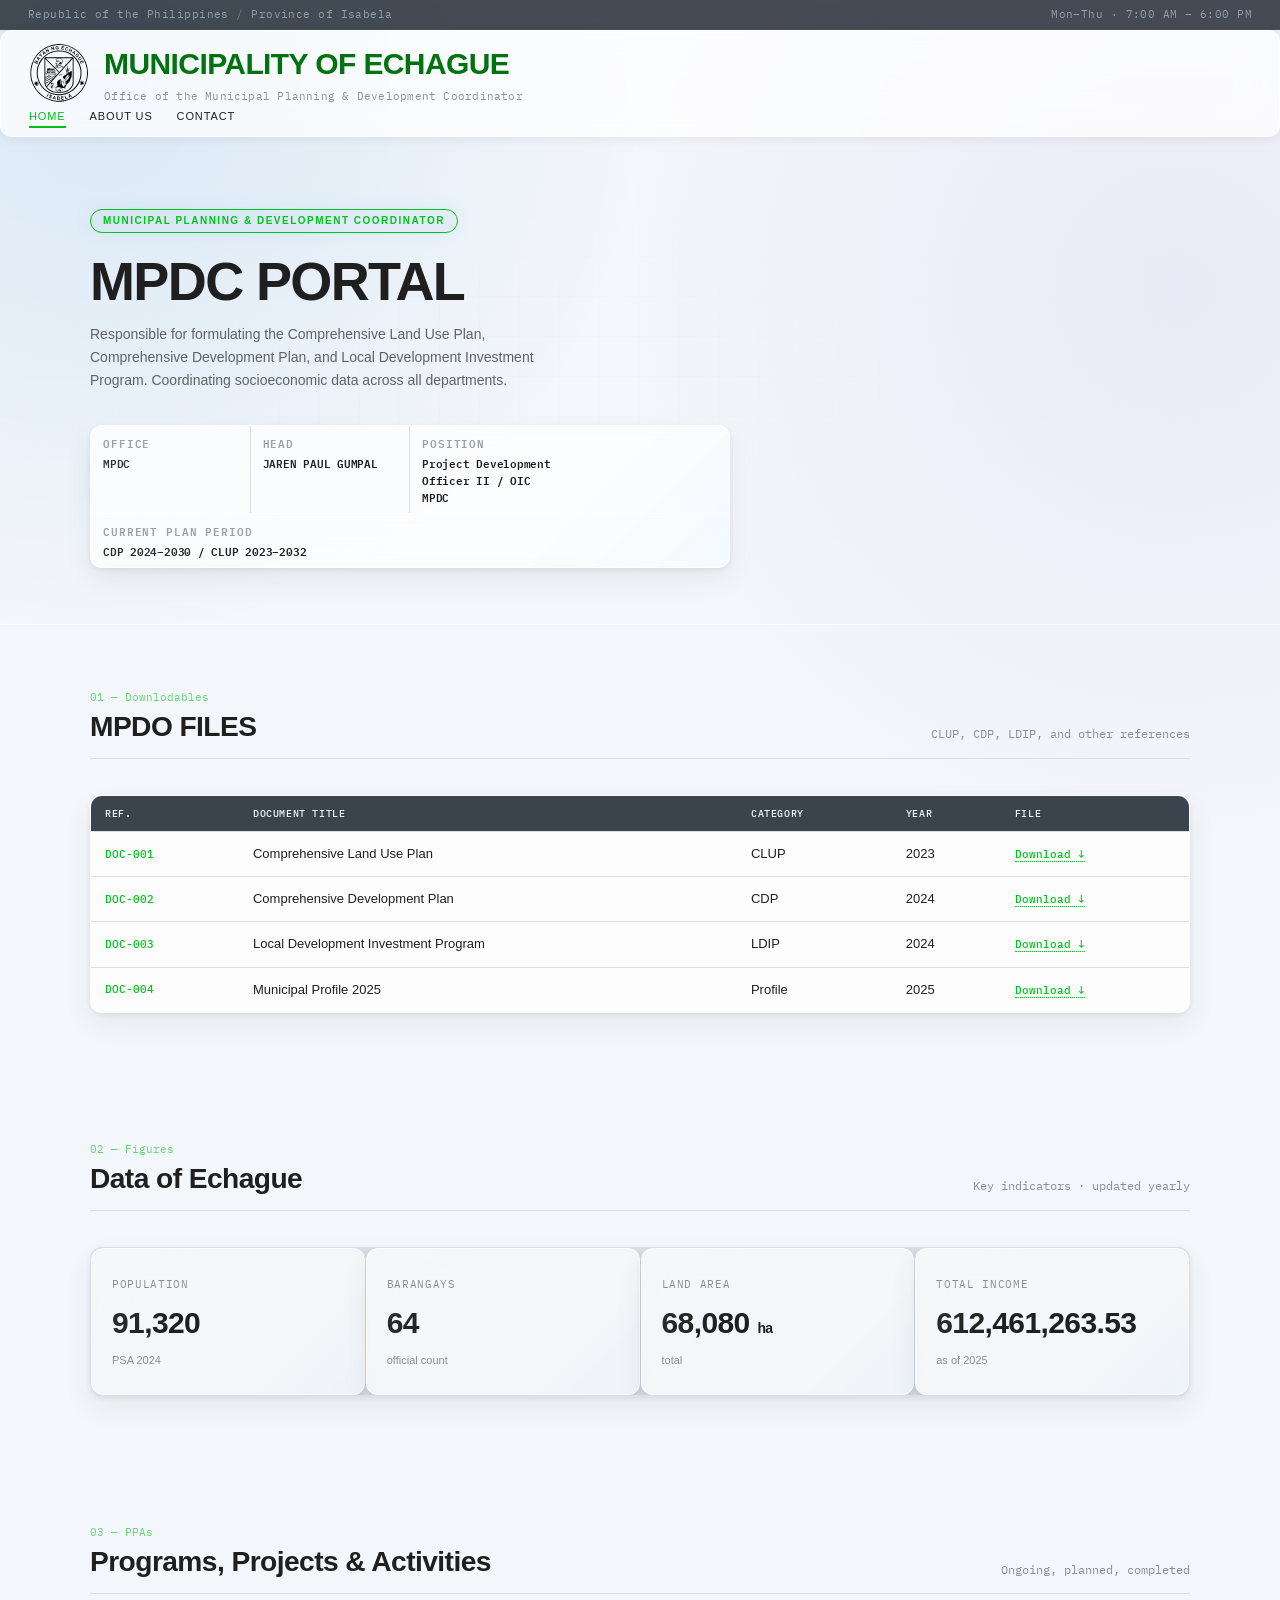
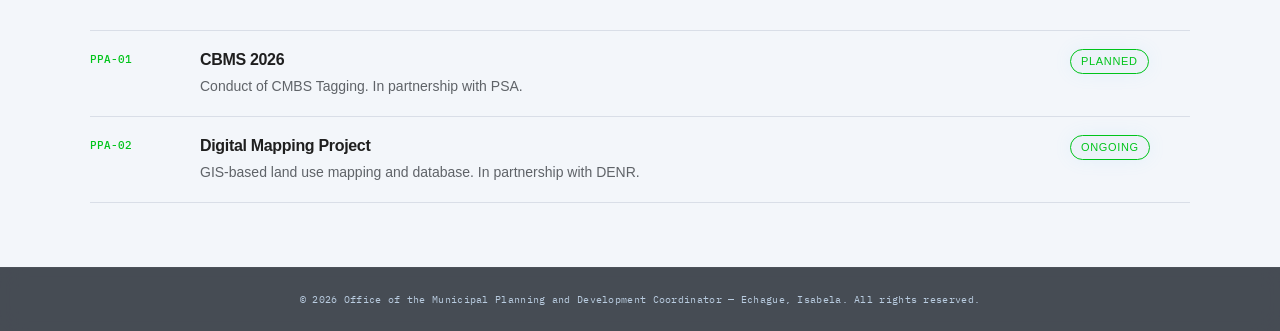
<file: index.html>
<!-- home.html --> 
<!DOCTYPE html>
<html lang="en">
<head>
  <meta charset="UTF-8" />
  <meta name="viewport" content="width=device-width, initial-scale=1.0" />
  <title>MPDC · Home</title>
  <link rel="stylesheet" href="style.css" />
  <link rel="preconnect" href="https://fonts.googleapis.com" />
  <link rel="preconnect" href="https://fonts.gstatic.com" crossorigin />
  <link href="https://fonts.googleapis.com/css2?family=Space+Grotesk:wght@400;500;600;700&family=Source+Serif+4:opsz,wght@8..60,400;8..60,500;8..60,600&family=IBM+Plex+Mono:wght@400;500&display=swap" rel="stylesheet" />
</head>
<body>
  <header class="topbar">
    <span>Republic of the Philippines <span class="mono">/</span> Province of Isabela</span>
    <span>Mon–Thu · 7:00 AM – 6:00 PM</span>
  </header>

  <nav class="mainnav">
    <div class="brand">
      <img src="logo.svg" class="my-image" alt="Logo" />
      <div class="brand-text">
        <div class="name">MUNICIPALITY OF ECHAGUE</div>
        <div class="sub">Office of the Municipal Planning & Development Coordinator</div>
      </div>
    </div>
    <!-- Mobile hamburger button -->
    <button class="menu-toggle" aria-label="Toggle navigation">☰</button>
    <ul class="nav-links">
      <li><a href="home.html" class="active">Home</a></li>
      <li><a href="aboutus.html">About Us</a></li>
      <li><a href="contactus.html">Contact</a></li>
    </ul>
  </nav>

  <!-- Hero Section - Properly Closed -->
  <section class="hero">
    <div class="grid-bg"></div>
    <div class="hero-inner">
      <span class="eyebrow">Municipal Planning &amp; Development Coordinator</span>
      <h1>MPDC PORTAL</h1>
      <p class="lead">Responsible for formulating the Comprehensive Land Use Plan, Comprehensive Development Plan, and Local Development Investment Program. Coordinating socioeconomic data across all departments.</p>
      <div class="title-block">
        <div class="tb-row">
          <div class="tb-cell"><span class="tb-label">Office</span><span class="tb-value">MPDC</span></div>
          <div class="tb-cell"><span class="tb-label">Head</span><span class="tb-value">JAREN PAUL GUMPAL</span></div>
          <div class="tb-cell"><span class="tb-label">Position</span><span class="tb-value">Project Development Officer II / OIC MPDC</span></div>
        </div>
        <div class="tb-row tb-full">
          <div class="tb-cell"><span class="tb-label">Current Plan Period</span><span class="tb-value">CDP 2024–2030 / CLUP 2023–2032</span></div>
        </div>
      </div>
    </div>
  </section> <!-- ✅ Hero closes here -->

  <section id="documents">
    <div class="section-inner">
      <div class="section-head">
        <div><span class="num">01 — Downlodables</span><h2>MPDO FILES</h2></div>
        <div class="desc">CLUP, CDP, LDIP, and other references</div>
      </div>
      <!-- Table wrapper for horizontal scroll on mobile -->
      <div class="doc-table-wrapper">
        <table class="doc-index">
          <thead><tr><th>Ref.</th><th>Document Title</th><th>Category</th><th>Year</th><th>File</th></tr></thead>
          <tbody>
            <tr><td class="filecode">DOC-001</td><td>Comprehensive Land Use Plan</td><td>CLUP</td><td>2023</td><td><a class="dl-link" href="#">Download ↓</a></td></tr>
            <tr><td class="filecode">DOC-002</td><td>Comprehensive Development Plan</td><td>CDP</td><td>2024</td><td><a class="dl-link" href="#">Download ↓</a></td></tr>
            <tr><td class="filecode">DOC-003</td><td>Local Development Investment Program</td><td>LDIP</td><td>2024</td><td><a class="dl-link" href="#">Download ↓</a></td></tr>
            <tr><td class="filecode">DOC-004</td><td>Municipal Profile 2025</td><td>Profile</td><td>2025</td><td><a class="dl-link" href="#">Download ↓</a></td></tr>
          </tbody>
        </table>
      </div>
    </div>
  </section>

  <section id="data">
    <div class="section-inner">
      <div class="section-head">
        <div><span class="num">02 — Figures</span><h2>Data of Echague</h2></div>
        <div class="desc">Key indicators · updated yearly</div>
      </div>
      <div class="stat-grid">
        <div class="stat-card"><span class="stat-label">Population</span><div class="stat-num">91,320</div><span class="stat-note">PSA 2024</span></div>
        <div class="stat-card"><span class="stat-label">Barangays</span><div class="stat-num">64</div><span class="stat-note">official count</span></div>
        <div class="stat-card"><span class="stat-label">Land Area</span><div class="stat-num">68,080 <span style="font-size:14px;">ha</span></div><span class="stat-note">total</span></div>
        <div class="stat-card"><span class="stat-label">Total Income</span><div class="stat-num">612,461,263.53</div><span class="stat-note">as of 2025</span></div>
      </div>
    </div>
  </section>

  <section id="programs">
    <div class="section-inner">
      <div class="section-head">
        <div><span class="num">03 — PPAs</span><h2>Programs, Projects &amp; Activities</h2></div>
        <div class="desc">Ongoing, planned, completed</div>
      </div>
      <div class="prog-list">
        <div class="prog-row"><span class="code">PPA-01</span><div><h3>CBMS 2026</h3><p>Conduct of CMBS Tagging. In partnership with PSA.</p></div><span class="tag">PLANNED</span></div>
        <div class="prog-row"><span class="code">PPA-02</span><div><h3>Digital Mapping Project</h3><p>GIS-based land use mapping and database. In partnership with DENR.</p></div><span class="tag">Ongoing</span></div>
      </div>
    </div>
  </section>

  <footer>© 2026 Office of the Municipal Planning and Development Coordinator — Echague, Isabela. All rights reserved.</footer>

  <!-- Optional: Mobile menu toggle script -->
  <script>
    const toggle = document.querySelector('.menu-toggle');
    const navLinks = document.querySelector('.nav-links');
    if (toggle && navLinks) {
      toggle.addEventListener('click', () => {
        navLinks.classList.toggle('open');
      });
    }
  </script>
</body>
</html>
</file>
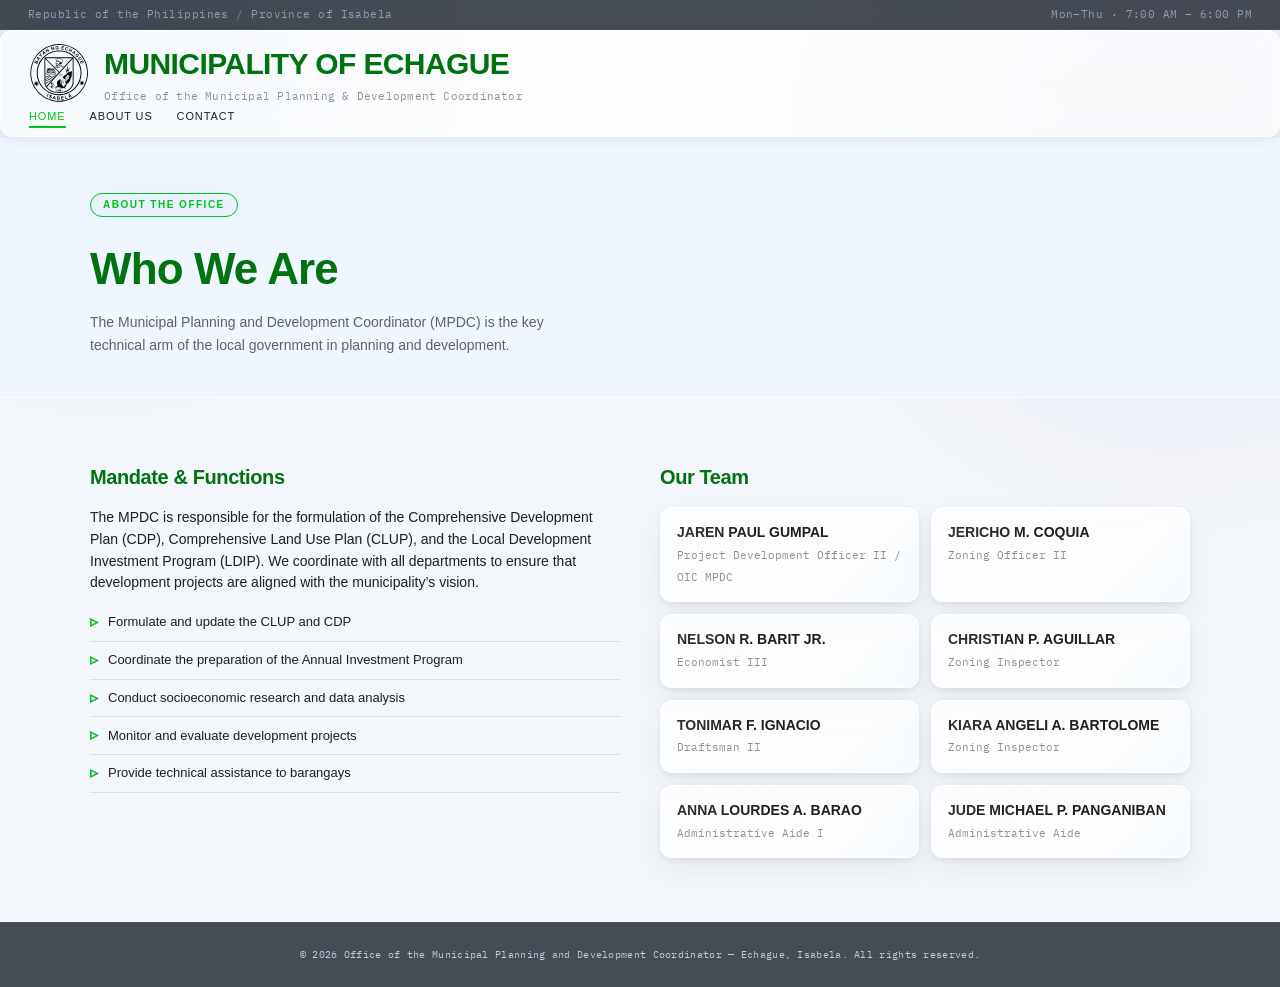
<file: aboutus.html>
<!-- home.html --> 
<!DOCTYPE html>
<html lang="en">
<head>
  <meta charset="UTF-8" />
  <meta name="viewport" content="width=device-width, initial-scale=1.0" />
  <title>MPDC · Home</title>
  <link rel="stylesheet" href="style.css" />
  <link rel="preconnect" href="https://fonts.googleapis.com" />
  <link rel="preconnect" href="https://fonts.gstatic.com" crossorigin />
  <link href="https://fonts.googleapis.com/css2?family=Space+Grotesk:wght@400;500;600;700&family=Source+Serif+4:opsz,wght@8..60,400;8..60,500;8..60,600&family=IBM+Plex+Mono:wght@400;500&display=swap" rel="stylesheet" />
</head>
<body>
  <header class="topbar">
    <span>Republic of the Philippines <span class="mono">/</span> Province of Isabela</span>
    <span>Mon–Thu · 7:00 AM – 6:00 PM</span>
  </header>

  <nav class="mainnav">
    <div class="brand">
      <img src="logo.svg" class="my-image" alt="Logo" />
      <div class="brand-text">
        <div class="name">MUNICIPALITY OF ECHAGUE</div>
        <div class="sub">Office of the Municipal Planning & Development Coordinator</div>
      </div>
    </div>
    <!-- Mobile hamburger button -->
    <button class="menu-toggle" aria-label="Toggle navigation">☰</button>
    <ul class="nav-links">
      <li><a href="home.html" class="active">Home</a></li>
      <li><a href="aboutus.html">About Us</a></li>
      <li><a href="contactus.html">Contact</a></li>
    </ul>
  </nav>

  <section class="page-header">
    <div class="section-inner">
      <span class="eyebrow">About the Office</span>
      <h1>Who We Are</h1>
      <p class="lead">The Municipal Planning and Development Coordinator (MPDC) is the key technical arm of the local government in planning and development.</p>
    </div>
  </section>

  <section>
    <div class="section-inner about-grid">
      <div>
        <h2>Mandate &amp; Functions</h2>
        <p>The MPDC is responsible for the formulation of the Comprehensive Development Plan (CDP), Comprehensive Land Use Plan (CLUP), and the Local Development Investment Program (LDIP). We coordinate with all departments to ensure that development projects are aligned with the municipality’s vision.</p>
        <ul class="function-list">
          <li>Formulate and update the CLUP and CDP</li>
          <li>Coordinate the preparation of the Annual Investment Program</li>
          <li>Conduct socioeconomic research and data analysis</li>
          <li>Monitor and evaluate development projects</li>
          <li>Provide technical assistance to barangays</li>
        </ul>
      </div>
      <div>
        <h2>Our Team</h2>
        <div class="team-grid">
          <div class="team-card"><span class="team-name">JAREN PAUL GUMPAL</span><span class="team-role">Project Development Officer II / OIC MPDC</span></div>
          <div class="team-card"><span class="team-name">JERICHO M. COQUIA</span><span class="team-role">Zoning Officer II</span></div>
          <div class="team-card"><span class="team-name">NELSON R. BARIT JR.</span><span class="team-role">Economist III</span></div>
          <div class="team-card"><span class="team-name">CHRISTIAN P. AGUILLAR</span><span class="team-role">Zoning Inspector</span></div>
          <div class="team-card"><span class="team-name">TONIMAR F. IGNACIO</span><span class="team-role">Draftsman II</span></div>
          <div class="team-card"><span class="team-name">KIARA ANGELI A. BARTOLOME</span><span class="team-role">Zoning Inspector</span></div>
          <div class="team-card"><span class="team-name">ANNA LOURDES A. BARAO</span><span class="team-role">Administrative Aide I</span></div>
          <div class="team-card"><span class="team-name">JUDE MICHAEL P. PANGANIBAN</span><span class="team-role">Administrative Aide</span></div>  
        </div>
      </div>
    </div>
  </section>

  <footer>© 2026 Office of the Municipal Planning and Development Coordinator — Echague, Isabela. All rights reserved.</footer>
</body>
</html>
</file>
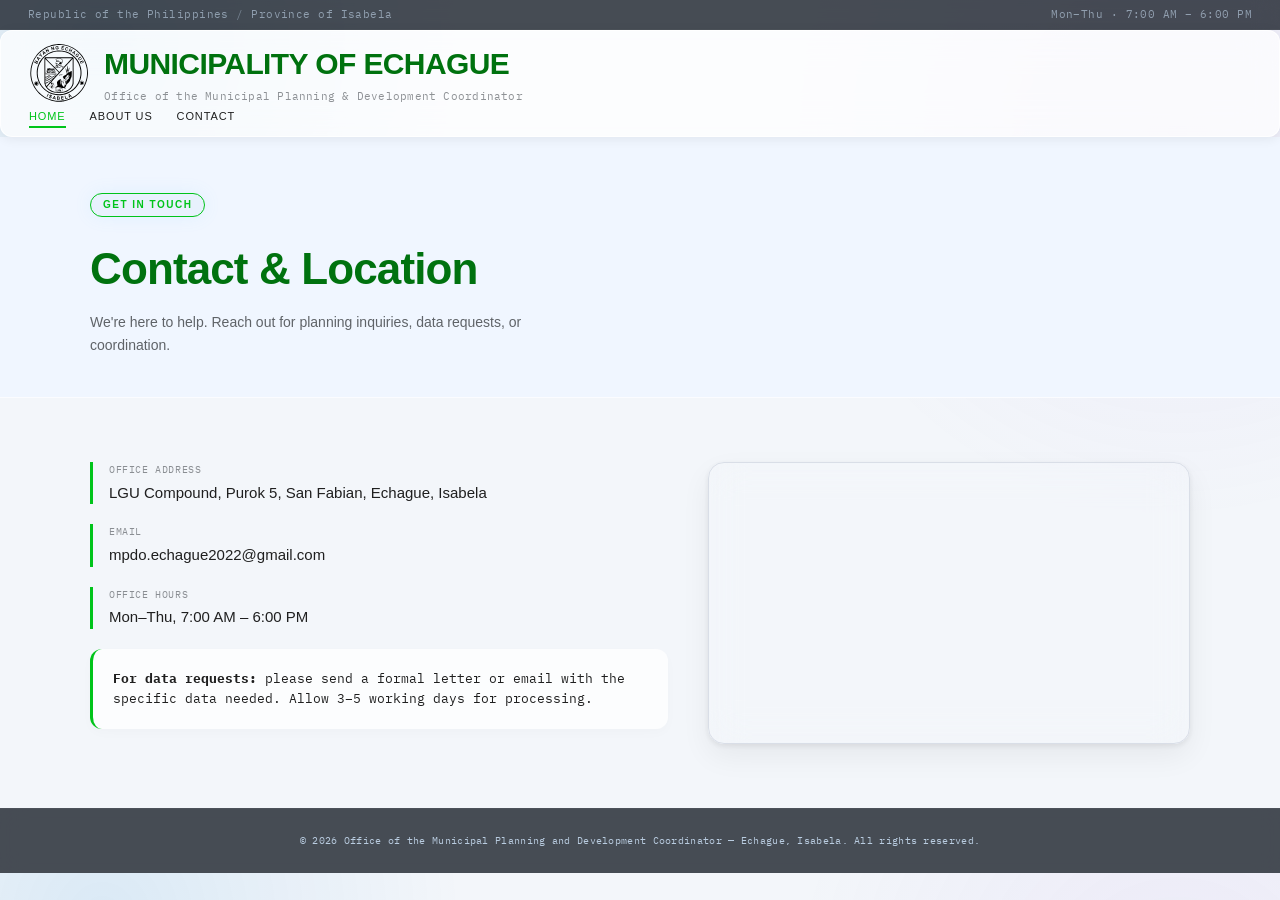
<file: contactus.html>
<!-- contactus.html -->
<!DOCTYPE html>
<html lang="en">
<head>
  <meta charset="UTF-8" />
    <meta name="viewport" content="width=device-width, initial-scale=1.0, maximum-scale=1.0, user-scalable=yes">
  <title>MPDC · Contact</title>
  <link rel="stylesheet" href="style.css" />
  <link rel="preconnect" href="https://fonts.googleapis.com" />
  <link rel="preconnect" href="https://fonts.gstatic.com" crossorigin />
  <link href="https://fonts.googleapis.com/css2?family=Space+Grotesk:wght@400;500;600;700&family=Source+Serif+4:opsz,wght@8..60,400;8..60,500;8..60,600&family=IBM+Plex+Mono:wght@400;500&display=swap" rel="stylesheet" />
  <style>
    /* inline tweaks to make map container perfect */
    .map-placeholder iframe {
      border-radius: 16px;
      width: 100%;
      height: 100%;
      min-height: 280px;
      border: none;
      display: block;
      box-shadow: 0 8px 20px rgba(0,0,0,0.03);
    }
    .map-placeholder {
      padding: 0 !important;
      overflow: hidden;
      background: transparent !important;
      border: 1.5px solid var(--gray-light);
      border-radius: 16px;
      min-height: 280px;
      display: flex;
      align-items: center;
      justify-content: center;
      transition: border-color 0.2s;
    }
    .map-placeholder:hover {
      border-color: var(--primary);
    }
    @media (max-width: 760px) {
      .map-placeholder iframe {
        min-height: 220px;
      }
    }
  </style>
</head>
<body>
  <header class="topbar">
    <span>Republic of the Philippines <span class="mono">/</span> Province of Isabela</span>
    <span>Mon–Thu · 7:00 AM – 6:00 PM</span>
  </header>

  <nav class="mainnav">
    <div class="brand">
      <img src="logo.svg" class="my-image" alt="Logo" />
      <div class="brand-text">
        <div class="name">MUNICIPALITY OF ECHAGUE</div>
        <div class="sub">Office of the Municipal Planning & Development Coordinator</div>
      </div>
    </div>
    <!-- Mobile hamburger button -->
    <button class="menu-toggle" aria-label="Toggle navigation">☰</button>
    <ul class="nav-links">
      <li><a href="home.html" class="active">Home</a></li>
      <li><a href="aboutus.html">About Us</a></li>
      <li><a href="contactus.html">Contact</a></li>
    </ul>
  </nav>

  <section class="page-header">
    <div class="section-inner">
      <span class="eyebrow">Get in Touch</span>
      <h1>Contact &amp; Location</h1>
      <p class="lead">We're here to help. Reach out for planning inquiries, data requests, or coordination.</p>
    </div>
  </section>

  <section>
    <div class="section-inner contact-grid">
      <div>
        <div class="info-block">
          <span class="lbl">Office Address</span>
          <span class="val">LGU Compound, Purok 5, San Fabian, Echague, Isabela</span>
        </div>
        <div class="info-block">
          <span class="lbl">Email</span>
          <span class="val">mpdo.echague2022@gmail.com</span>
        </div>
        <div class="info-block">
          <span class="lbl">Office Hours</span>
          <span class="val">Mon–Thu, 7:00 AM – 6:00 PM</span>
        </div>
        <div style="margin-top:20px; background: var(--card); padding:20px; border-left:3px solid var(--primary); border-radius:12px; box-shadow: 0 4px 12px rgba(0,0,0,0.02);">
          <p style="font-family:'IBM Plex Mono',monospace; font-size:13px; margin:0; color:var(--ink);">
            <strong>For data requests:</strong> please send a formal letter or email with the specific data needed. Allow 3–5 working days for processing.
          </p>
        </div>
      </div>

      <!-- Google Map with the exact embed code you provided -->
      <div class="map-placeholder" id="contactMap">
        <iframe 
          src="https://www.google.com/maps/embed?pb=!1m17!1m12!1m3!1d909.2745918488341!2d121.68331926955582!3d16.717250283428292!2m3!1f0!2f0!3f0!3m2!1i1024!2i768!4f13.1!3m2!1m1!2zMTbCsDQzJzAyLjEiTiAxMjHCsDQxJzAyLjMiRQ!5e1!3m2!1sen!2sph!4v1787796264270!5m2!1sen!2sph" 
          width="600" 
          height="450" 
          style="border:0;" 
          allowfullscreen="" 
          loading="lazy" 
          referrerpolicy="strict-origin-when-cross-origin"
          title="MPDC Office Location Map"
        ></iframe>
      </div>
    </div>
  </section>

  <footer>© 2026 Office of the Municipal Planning and Development Coordinator — Echague, Isabela. All rights reserved.</footer>
</body>
</html>
</file>
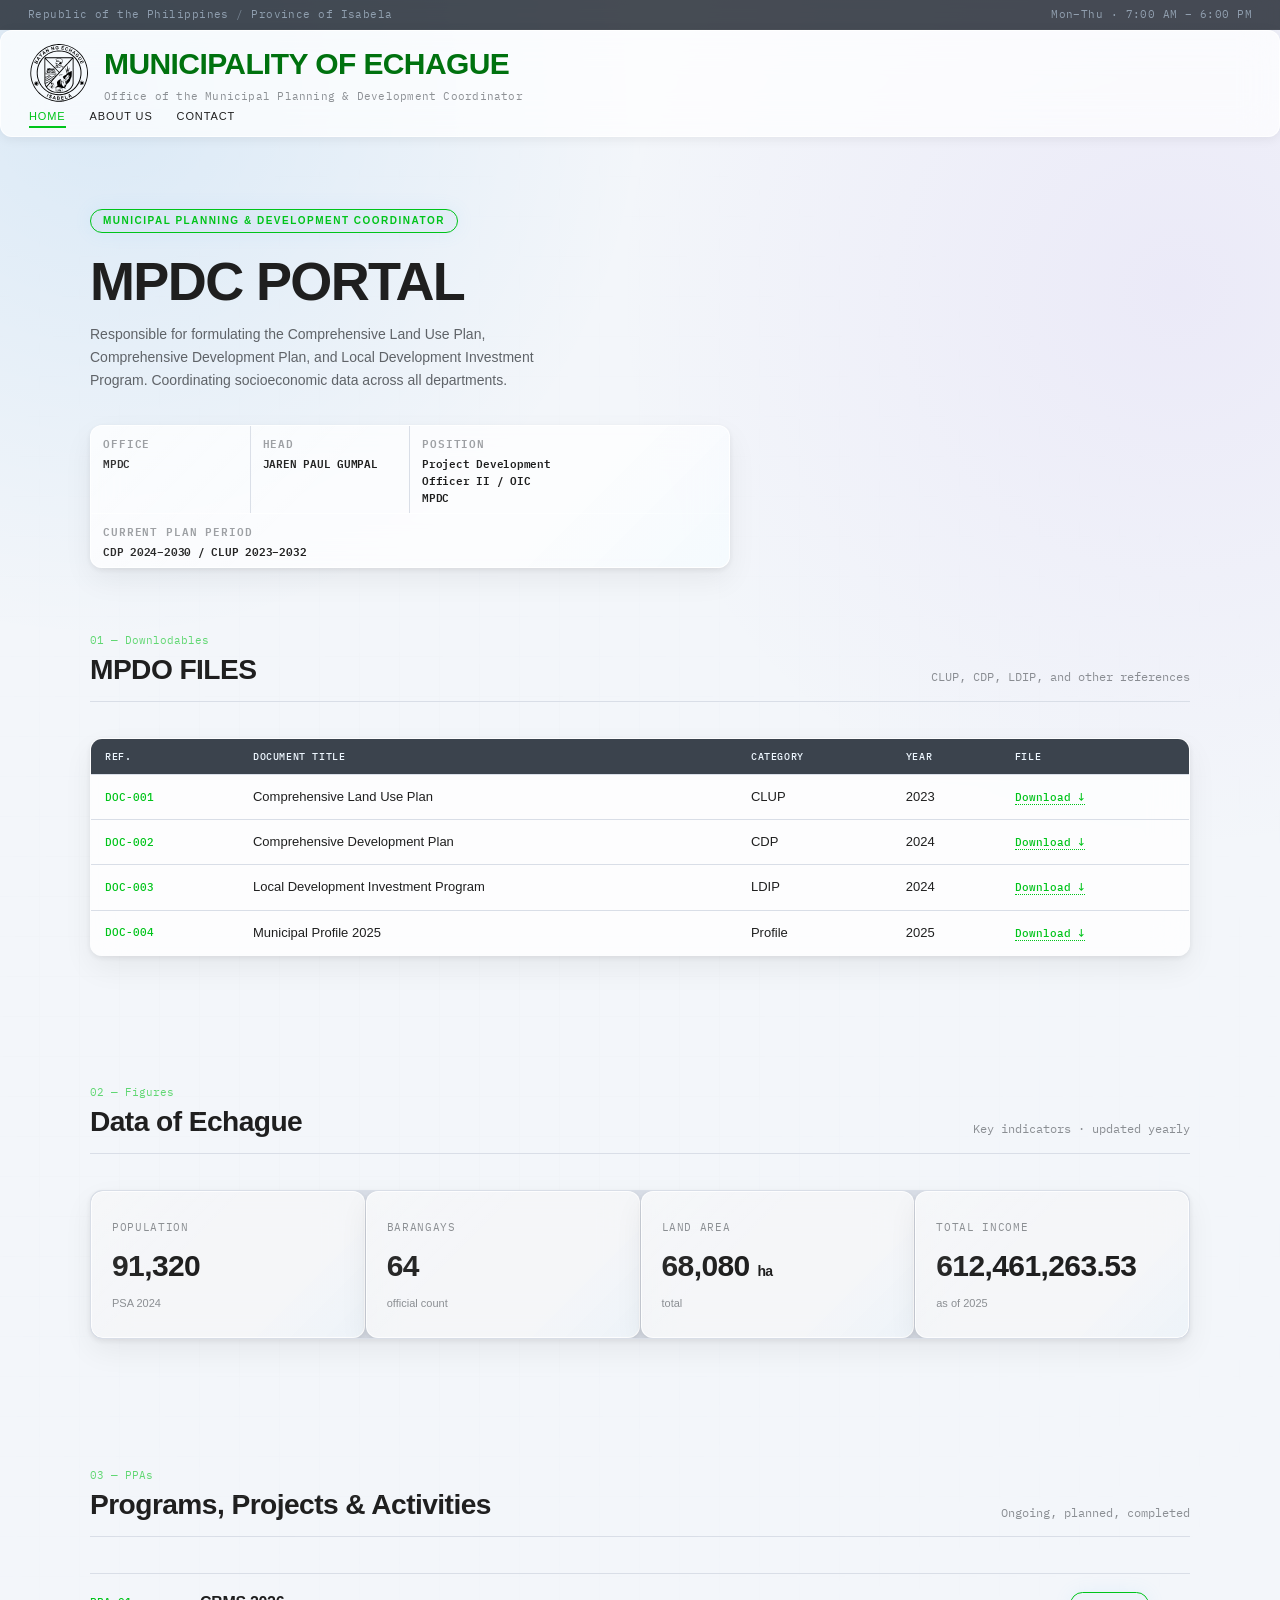
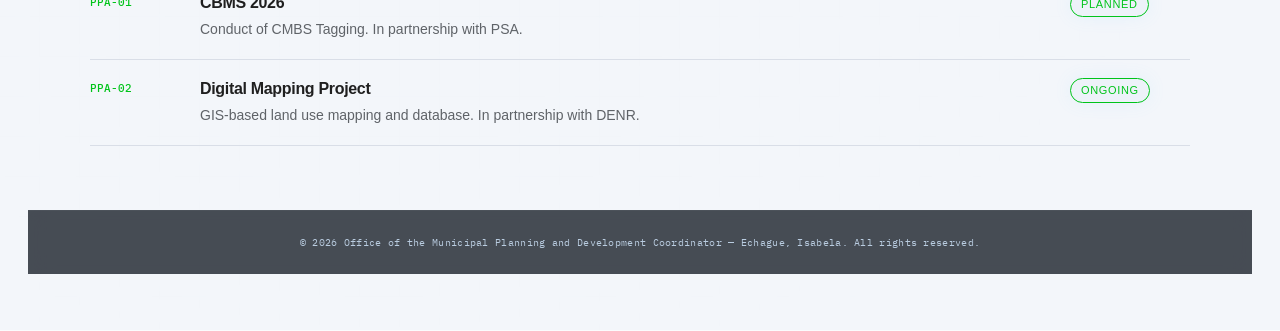
<file: home.html>
<!-- home.html --> 
<!DOCTYPE html>
<html lang="en">
<head>
  <meta charset="UTF-8" />
  <meta name="viewport" content="width=device-width, initial-scale=1.0" />
  <title>MPDC · Home</title>
  <link rel="stylesheet" href="style.css" />
  <link rel="preconnect" href="https://fonts.googleapis.com" />
  <link rel="preconnect" href="https://fonts.gstatic.com" crossorigin />
  <link href="https://fonts.googleapis.com/css2?family=Space+Grotesk:wght@400;500;600;700&family=Source+Serif+4:opsz,wght@8..60,400;8..60,500;8..60,600&family=IBM+Plex+Mono:wght@400;500&display=swap" rel="stylesheet" />
</head>
<body>
  <header class="topbar">
    <span>Republic of the Philippines <span class="mono">/</span> Province of Isabela</span>
    <span>Mon–Thu · 7:00 AM – 6:00 PM</span>
  </header>

  <nav class="mainnav">
    <div class="brand">
      <img src="logo.svg" class="my-image" alt="Logo" />
      <div class="brand-text">
        <div class="name">MUNICIPALITY OF ECHAGUE</div>
        <div class="sub">Office of the Municipal Planning & Development Coordinator</div>
      </div>
    </div>
    <!-- Mobile hamburger button -->
    <button class="menu-toggle" aria-label="Toggle navigation">☰</button>
    <ul class="nav-links">
      <li><a href="home.html" class="active">Home</a></li>
      <li><a href="aboutus.html">About Us</a></li>
      <li><a href="contactus.html">Contact</a></li>
    </ul>
  </nav>

  <section class="hero">
    <div class="grid-bg"></div>
    <div class="hero-inner">
      <span class="eyebrow">Municipal Planning &amp; Development Coordinator</span>
      <h1>MPDC PORTAL</h1>
      <p class="lead">Responsible for formulating the Comprehensive Land Use Plan, Comprehensive Development Plan, and Local Development Investment Program. Coordinating socioeconomic data across all departments.</p>
      <div class="title-block">
        <div class="tb-row">
          <div class="tb-cell"><span class="tb-label">Office</span><span class="tb-value">MPDC</span></div>
          <div class="tb-cell"><span class="tb-label">Head</span><span class="tb-value">JAREN PAUL GUMPAL</span></div>
          <div class="tb-cell"><span class="tb-label">Position</span><span class="tb-value">Project Development Officer II / OIC MPDC</span></div>
        </div>
        <div class="tb-row tb-full">
          <div class="tb-cell"><span class="tb-label">Current Plan Period</span><span class="tb-value">CDP 2024–2030 / CLUP 2023–2032</span></div>
        </div>
      </div>
    </div>

  <section id="documents">
    <div class="section-inner">
      <div class="section-head">
        <div><span class="num">01 — Downlodables</span><h2>MPDO FILES</h2></div>
        <div class="desc">CLUP, CDP, LDIP, and other references</div>
      </div>
      <table class="doc-index">
        <thead><tr><th>Ref.</th><th>Document Title</th><th>Category</th><th>Year</th><th>File</th></tr></thead>
        <tbody>
          <tr><td class="filecode">DOC-001</td><td>Comprehensive Land Use Plan</td><td>CLUP</td><td>2023</td><td><a class="dl-link" href="#">Download ↓</a></td></tr>
          <tr><td class="filecode">DOC-002</td><td>Comprehensive Development Plan</td><td>CDP</td><td>2024</td><td><a class="dl-link" href="#">Download ↓</a></td></tr>
          <tr><td class="filecode">DOC-003</td><td>Local Development Investment Program</td><td>LDIP</td><td>2024</td><td><a class="dl-link" href="#">Download ↓</a></td></tr>
          <tr><td class="filecode">DOC-004</td><td>Municipal Profile 2025</td><td>Profile</td><td>2025</td><td><a class="dl-link" href="#">Download ↓</a></td></tr>
        </tbody>
      </table>
    </div>
  </section>

  <section id="data">
    <div class="section-inner">
      <div class="section-head">
        <div><span class="num">02 — Figures</span><h2>Data of Echague</h2></div>
        <div class="desc">Key indicators · updated yearly</div>
      </div>
      <div class="stat-grid">
        <div class="stat-card"><span class="stat-label">Population</span><div class="stat-num">91,320</div><span class="stat-note">PSA 2024</span></div>
        <div class="stat-card"><span class="stat-label">Barangays</span><div class="stat-num">64</div><span class="stat-note">official count</span></div>
        <div class="stat-card"><span class="stat-label">Land Area</span><div class="stat-num">68,080 <span style="font-size:14px;">ha</span></div><span class="stat-note">total</span></div>
        <div class="stat-card"><span class="stat-label">Total Income</span><div class="stat-num">612,461,263.53</div><span class="stat-note">as of 2025</span></div>
      </div>
  </section>

  <section id="programs">
    <div class="section-inner">
      <div class="section-head">
        <div><span class="num">03 — PPAs</span><h2>Programs, Projects &amp; Activities</h2></div>
        <div class="desc">Ongoing, planned, completed</div>
      </div>
      <div class="prog-list">
        <div class="prog-row"><span class="code">PPA-01</span><div><h3>CBMS 2026</h3><p>Conduct of CMBS Tagging. In partnership with PSA.</p></div><span class="tag">PLANNED</span></div>
       <div class="prog-row"><span class="code">PPA-02</span><div><h3>Digital Mapping Project</h3><p>GIS-based land use mapping and database. In partnership with DENR.</p></div><span class="tag">Ongoing</span></div>
      </div>
    </div>
  </section>


    <footer>© 2026 Office of the Municipal Planning and Development Coordinator — Echague, Isabela. All rights reserved.</footer>
</body>
</body>
</html>
</file>
<file: style.css>
/* style.css — minimalist cool blue-gray & black scheme */
:root {
  --navy: #00720f;
  --primary: #00c41a;
  --primary-light: #f0f6ff;
  --paper: #f3f6fa;
  --card: rgba(255, 255, 255, 0.78);
  --ink: #1f1f1f;
  --gray: #5f6368;
  --gray-light: #d9dee7;
  --grid: #dfe5ed;
  --gold: #6cd43b;
  --radius: 12px;
  --shadow: 0 2px 6px rgba(0, 0, 0, 0.08), 0 12px 30px rgba(0, 0, 0, 0.06);
  --glass-border: 1px solid rgba(255, 255, 255, 0.72);
  --glass-bg: rgba(255, 255, 255, 0.78);
  --glass-blur: blur(18px);

  /* Adjustable text scale */
  --text-scale: 1;
  --body-size: calc(14px * var(--text-scale));
  --small-size: calc(11px * var(--text-scale));
  --heading-scale: var(--text-scale);
}

* {
  box-sizing: border-box;
  margin: 0;
  padding: 0;
}

html {
  scroll-behavior: smooth;
}

body {
  background:
    radial-gradient(circle at 8% 5%, rgba(0, 120, 212, 0.10), transparent 25%),
    radial-gradient(circle at 92% 15%, rgba(140, 90, 220, 0.08), transparent 28%),
    var(--paper);
  color: var(--ink);
  font-family: 'Segoe UI Variable', 'Segoe UI', -apple-system, BlinkMacSystemFont, Roboto, Arial, sans-serif;
  font-size: var(--body-size);
  line-height: 1.55;
  font-weight: 400;
  transition: background 0.25s, color 0.25s;
  -webkit-font-smoothing: antialiased;
  -moz-osx-font-smoothing: grayscale;
}

/* --- dark mode (toggle ready) --- */
@media (prefers-color-scheme: dark) {
  :root {
    --navy: #202020;
    --primary: #60cdff;
    --primary-light: #252525;
    --paper: #202020;
    --card: rgba(45, 45, 45, 0.82);
    --ink: #f5f5f5;
    --gray: #c8c8c8;
    --gray-light: #454545;
    --grid: #444;
    --gold: #60cdff;
    --shadow: 0 2px 8px rgba(0, 0, 0, 0.35), 0 14px 32px rgba(0, 0, 0, 0.25);
  }
}

h1,
h2,
h3,
.eyebrow,
nav a,
.title-block,
.stat-num,
button,
.name,
.tag {
  font-family: 'Inter', -apple-system, BlinkMacSystemFont, 'Segoe UI', Roboto, sans-serif;
  font-weight: 600;
  letter-spacing: -0.02em;
}

.mono {
  font-family: 'IBM Plex Mono', 'Fira Code', monospace;
}

/* --- topbar --- */
.topbar {
  background: rgba(3, 10, 20, 0.72);
  color: #b9cce0;
  backdrop-filter: blur(12px);
  -webkit-backdrop-filter: blur(12px);
  padding: 6px 28px;
  display: flex;
  justify-content: space-between;
  align-items: center;
  font-family: 'IBM Plex Mono', monospace;
  font-size: 10px;
  letter-spacing: 0.04em;
  border-bottom: 1px solid rgba(255, 255, 255, 0.03);
}
.topbar span {
  opacity: 0.65;
}

/* --- nav --- */
.mainnav {
  background: rgba(7, 17, 31, 0.62);
  border-bottom: var(--glass-border);
  backdrop-filter: var(--glass-blur);
  -webkit-backdrop-filter: var(--glass-blur);
  position: sticky;
  top: 0;
  z-index: 50;
  display: flex;
  align-items: center;
  justify-content: space-between;
  padding: 10px 28px;
  flex-wrap: wrap;
  backdrop-filter: blur(10px);
  background: rgba(240, 243, 247, 0.85);
}
@media (prefers-color-scheme: dark) {
  .mainnav {
    background: rgba(17, 24, 31, 0.88);
  }
}
.brand {
  display: flex;
  align-items: center;
  gap: 14px;
}
.seal {
  width: 42px;
  height: 42px;
  border-radius: 50%;
  background: var(--card);
  border: 2px solid var(--primary);
  display: flex;
  align-items: center;
  justify-content: center;
  font-weight: 600;
  color: var(--primary);
  font-size: 12px;
  flex-shrink: 0;
  transition: transform 0.2s;
}
.seal:hover {
  transform: scale(1.04);
}
.brand-text .name {
  font-weight: 600;
  font-size: 30px;
  color: var(--navy);
  letter-spacing: -0.02em;
}
.brand-text .sub {
  font-size: 24px;
  color: var(--gray);
  font-family: 'IBM Plex Mono', monospace;
  opacity: 0.7;
  letter-spacing: 0.02em;
}
.mainnav ul {
  list-style: none;
  display: flex;
  gap: 24px;
  margin: 0;
  padding: 0;
}
.mainnav a {
  text-decoration: none;
  color: var(--ink);
  font-size: 11px;
  font-weight: 500;
  text-transform: uppercase;
  letter-spacing: 0.08em;
  padding-bottom: 4px;
  border-bottom: 2px solid transparent;
  transition: border-color 0.2s, color 0.2s;
}
.mainnav a:hover,
.mainnav a.active {
  border-color: var(--primary);
  color: var(--primary);
}

/* --- hero --- */
.hero {
  position: relative;
  padding: 72px 28px 56px;
  overflow: hidden;
  border-bottom: var(--glass-border);
}
.grid-bg {
  position: absolute;
  inset: 0;
  background-image: linear-gradient(var(--grid) 1px, transparent 1px),
    linear-gradient(90deg, var(--grid) 1px, transparent 1px);
  background-size: 40px 40px;
  background-position: -1px -1px;
  opacity: 0.08;
  mask-image: radial-gradient(ellipse at 30% 50%, black 30%, transparent 80%);
}
.hero-inner {
  position: relative;
  max-width: 1100px;
  margin: 0 auto;
}
.eyebrow {
  display: inline-block;
  font-size: 10px;
  letter-spacing: 0.15em;
  text-transform: uppercase;
  color: var(--primary);
  font-weight: 600;
  border: 1px solid var(--primary);
  padding: 3px 12px;
  border-radius: 40px;
  margin-bottom: 18px;
  background: rgba(74, 144, 217, 0.05);
}
.hero h1 {
  font-size: clamp(32px, 5vw, 52px);
  color: var(--ink);
  margin: 0 0 12px;
  line-height: 1.06;
  font-weight: 700;
  max-width: 18ch;
  letter-spacing: -0.03em;
}
.hero p.lead {
  max-width: 60ch;
  font-size: 17px;
  color: var(--gray);
  margin: 0 0 32px;
  font-weight: 400;
}
.title-block {
  margin-top: 14px;
  border: 1px solid var(--gray-light);
  background: var(--card);
  max-width: 640px;
  font-family: 'IBM Plex Mono', monospace;
  font-size: 11px;
  border-radius: var(--radius);
  overflow: hidden;
  box-shadow: var(--shadow);
  backdrop-filter: var(--glass-blur);
  -webkit-backdrop-filter: var(--glass-blur);
}
.tb-row {
  display: grid;
  grid-template-columns: repeat(4, 1fr);
  border-bottom: var(--glass-border);
}
.tb-row:last-child {
  border-bottom: none;
}
.tb-cell {
  padding: 8px 12px;
  border-right: 1px solid var(--gray-light);
}
.tb-cell:last-child {
  border-right: none;
}
.tb-label {
  display: block;
  font-size: 8px;
  color: var(--gray);
  text-transform: uppercase;
  letter-spacing: 0.08em;
  margin-bottom: 3px;
  opacity: 0.6;
}
.tb-value {
  color: var(--ink);
  font-weight: 600;
}
.tb-full {
  grid-template-columns: 1fr;
}

/* --- sections --- */
section {
  padding: 64px 28px;
}
.section-inner {
  max-width: 1100px;
  margin: 0 auto;
}
.section-head {
  display: flex;
  justify-content: space-between;
  align-items: flex-end;
  gap: 24px;
  margin-bottom: 36px;
  flex-wrap: wrap;
  border-bottom: 1px solid var(--gray-light);
  padding-bottom: 14px;
}
.section-head .num {
  font-family: 'IBM Plex Mono', monospace;
  color: var(--primary);
  font-size: 11px;
  margin-bottom: 4px;
  display: block;
  opacity: 0.6;
}
.section-head h2 {
  font-size: 26px;
  color: var(--ink);
  margin: 0;
  font-weight: 700;
  letter-spacing: -0.02em;
}
.section-head .desc {
  font-size: 12px;
  color: var(--gray);
  max-width: 40ch;
  font-family: 'IBM Plex Mono', monospace;
  opacity: 0.7;
}
section:nth-of-type(even) {
  background: rgba(255, 255, 255, 0.025);
}

/* --- announcements --- */
.ann-grid {
  display: grid;
  grid-template-columns: repeat(auto-fill, minmax(280px, 1fr));
  gap: 20px;
}
.ann-card {
  background: var(--glass-bg);
  border: var(--glass-border);
  backdrop-filter: var(--glass-blur);
  -webkit-backdrop-filter: var(--glass-blur);
  border-left: 3px solid var(--primary);
  padding: 20px;
  border-radius: var(--radius);
  transition: transform 0.2s, box-shadow 0.2s;
  box-shadow: var(--shadow);
  backdrop-filter: var(--glass-blur);
  -webkit-backdrop-filter: var(--glass-blur);
}
.ann-card:hover {
  transform: translateY(-3px);
  box-shadow: 0 16px 28px -8px rgba(0, 0, 0, 0.06);
}
.ann-card .date {
  font-family: 'IBM Plex Mono', monospace;
  font-size: 10px;
  color: var(--primary);
  text-transform: uppercase;
  letter-spacing: 0.05em;
  font-weight: 500;
}
.ann-card h3 {
  font-size: 16px;
  color: var(--ink);
  margin: 8px 0 6px;
  font-weight: 600;
}
.ann-card p {
  font-size: 13px;
  color: var(--gray);
  margin: 0;
}

/* --- documents table --- */
.doc-index {
  width: 100%;
  border-collapse: collapse;
  background: var(--glass-bg);
  border: var(--glass-border);
  backdrop-filter: var(--glass-blur);
  -webkit-backdrop-filter: var(--glass-blur);
  font-size: 13px;
  border-radius: var(--radius);
  overflow: hidden;
  box-shadow: var(--shadow);
  backdrop-filter: var(--glass-blur);
  -webkit-backdrop-filter: var(--glass-blur);
}
.doc-index thead th {
  background: rgba(5, 15, 28, 0.78);
  color: #eef7ff;
  text-align: left;
  padding: 10px 14px;
  font-family: 'IBM Plex Mono', monospace;
  font-size: 10px;
  text-transform: uppercase;
  letter-spacing: 0.06em;
  font-weight: 500;
}
.doc-index td {
  padding: 12px 14px;
  border-top: 1px solid var(--gray-light);
  vertical-align: middle;
}
.doc-index tr:hover td {
  background: rgba(74, 144, 217, 0.03);
}
.filecode {
  font-family: 'IBM Plex Mono', monospace;
  color: var(--primary);
  font-size: 11px;
  font-weight: 500;
}
.dl-link {
  color: var(--primary);
  text-decoration: none;
  font-family: 'IBM Plex Mono', monospace;
  font-size: 11px;
  font-weight: 500;
  border-bottom: 1.5px dotted var(--primary);
  transition: color 0.15s, border-color 0.15s;
}
.dl-link:hover {
  color: var(--gold);
  border-color: var(--gold);
}

/* --- stats --- */
.stat-grid {
  display: grid;
  grid-template-columns: repeat(auto-fit, minmax(180px, 1fr));
  gap: 1px;
  background: var(--gray-light);
  border: 1px solid var(--gray-light);
  border-radius: var(--radius);
  overflow: hidden;
}
.stat-card {
  background: var(--glass-bg);
  padding: 24px 20px;
  backdrop-filter: var(--glass-blur);
  -webkit-backdrop-filter: var(--glass-blur);
  transition: background 0.2s;
}
.stat-card:hover {
  background: rgba(74, 144, 217, 0.02);
}
.stat-label {
  font-family: 'IBM Plex Mono', monospace;
  font-size: 10px;
  text-transform: uppercase;
  letter-spacing: 0.06em;
  color: var(--gray);
  opacity: 0.7;
}
.stat-num {
  font-size: 30px;
  font-weight: 700;
  color: var(--navy);
  margin: 6px 0 2px;
  letter-spacing: -0.02em;
}
.stat-note {
  font-size: 11px;
  color: var(--gray);
  opacity: 0.7;
}
.chart-placeholder {
  margin-top: 24px;
  border: 1.5px dashed var(--gray-light);
  background: var(--card);
  padding: 48px 20px;
  text-align: center;
  color: var(--gray);
  font-family: 'IBM Plex Mono', monospace;
  font-size: 12px;
  border-radius: var(--radius);
  transition: border-color 0.2s;
}
.chart-placeholder:hover {
  border-color: var(--primary);
}

/* --- programs --- */
.prog-list {
  display: flex;
  flex-direction: column;
  gap: 0;
  border-top: 1px solid var(--gray-light);
}
.prog-row {
  display: grid;
  grid-template-columns: 90px 1fr 120px;
  gap: 20px;
  padding: 18px 0;
  border-bottom: 1px solid var(--gray-light);
  align-items: start;
  transition: background 0.15s;
}
.prog-row:hover {
  background: rgba(74, 144, 217, 0.02);
}
.prog-row .code {
  font-family: 'IBM Plex Mono', monospace;
  color: var(--primary);
  font-size: 12px;
  padding-top: 2px;
  font-weight: 500;
}
.prog-row h3 {
  margin: 0 0 4px;
  font-size: 16px;
  color: var(--ink);
  font-weight: 600;
}
.prog-row p {
  margin: 0;
  font-size: 13px;
  color: var(--gray);
}
.tag {
  justify-self: start;
  font-size: 9px;
  text-transform: uppercase;
  letter-spacing: 0.06em;
  padding: 3px 10px;
  border: 1px solid var(--primary);
  color: var(--primary);
  height: fit-content;
  border-radius: 40px;
  background: rgba(74, 144, 217, 0.04);
  font-weight: 500;
}

/* --- contact --- */
.contact-grid {
  display: grid;
  grid-template-columns: 1.2fr 1fr;
  gap: 40px;
}
.info-block {
  border-left: 3px solid var(--primary);
  padding-left: 16px;
  margin-bottom: 20px;
}
.info-block .lbl {
  font-family: 'IBM Plex Mono', monospace;
  font-size: 10px;
  text-transform: uppercase;
  letter-spacing: 0.06em;
  color: var(--gray);
  display: block;
  margin-bottom: 3px;
  opacity: 0.7;
}
.info-block .val {
  font-size: 15px;
  color: var(--navy);
  font-weight: 500;
}
.map-placeholder {
  border: 1.5px dashed var(--gray-light);
  background: var(--card);
  min-height: 200px;
  display: flex;
  align-items: center;
  justify-content: center;
  color: var(--gray);
  font-family: 'IBM Plex Mono', monospace;
  font-size: 12px;
  text-align: center;
  padding: 20px;
  border-radius: var(--radius);
  transition: border-color 0.2s;
}
.map-placeholder:hover {
  border-color: var(--primary);
}

footer {
  background: rgba(3, 10, 20, 0.72);
  color: #b9cce0;
  backdrop-filter: blur(12px);
  -webkit-backdrop-filter: blur(12px);
  padding: 24px 28px;
  text-align: center;
  font-family: 'IBM Plex Mono', monospace;
  font-size: 10px;
  letter-spacing: 0.03em;
  border-top: 1px solid rgba(255, 255, 255, 0.03);
}

/* --- about page --- */
.page-header {
  padding: 56px 28px 40px;
  background: var(--primary-light);
  border-bottom: var(--glass-border);
}
.page-header h1 {
  font-size: clamp(28px, 4vw, 44px);
  color: var(--navy);
  margin: 0 0 8px;
  font-weight: 700;
  letter-spacing: -0.02em;
}
.page-header .lead {
  max-width: 60ch;
  font-size: 17px;
  color: var(--gray);
}
.about-grid {
  display: grid;
  grid-template-columns: 1fr 1fr;
  gap: 40px;
}
.about-grid h2 {
  color: var(--navy);
  margin-top: 0;
  margin-bottom: 14px;
  font-weight: 700;
  font-size: 20px;
}
.function-list {
  list-style: none;
  padding: 0;
  margin-top: 10px;
}
.function-list li {
  padding: 6px 0;
  border-bottom: 1px solid var(--gray-light);
  font-size: 13px;
  display: flex;
  gap: 10px;
  align-items: center;
}
.function-list li::before {
  content: "▹";
  color: var(--primary);
  font-weight: bold;
  font-size: 16px;
}
.team-grid {
  display: grid;
  grid-template-columns: 1fr 1fr;
  gap: 12px;
}
.team-card {
  background: var(--card);
  padding: 14px 16px;
  border: 1px solid var(--gray-light);
  border-radius: var(--radius);
  transition: transform 0.15s, box-shadow 0.15s;
}
.team-card:hover {
  transform: translateY(-2px);
  box-shadow: var(--shadow);
  backdrop-filter: var(--glass-blur);
  -webkit-backdrop-filter: var(--glass-blur);
}
.team-name {
  display: block;
  font-weight: 600;
  color: var(--ink);
  font-size: 14px;
}
.team-role {
  font-size: 11px;
  color: var(--gray);
  font-family: 'IBM Plex Mono', monospace;
  opacity: 0.7;
}

/* --- responsive --- */
@media (max-width: 760px) {
  .mainnav ul {
    display: none;
  }
  .contact-grid,
  .about-grid {
    grid-template-columns: 1fr;
  }
  .prog-row {
    grid-template-columns: 1fr;
    gap: 4px;
  }
  .tb-row {
    grid-template-columns: 1fr 1fr;
  }
  .team-grid {
    grid-template-columns: 1fr;
  }
  .hero {
    padding: 48px 20px 40px;
  }
  .section-head {
    flex-direction: column;
    align-items: flex-start;
  }
}
/* --- glassmorphism enhancements --- */
.topbar,
.mainnav,
.title-block,
.ann-card,
.doc-index,
.stat-grid,
.stat-card,
.chart-placeholder,
.map-placeholder,
.team-card {
  position: relative;
  overflow: hidden;
}

.ann-card::before,
.title-block::before,
.stat-card::before,
.team-card::before {
  content: "";
  position: absolute;
  inset: 0;
  background: linear-gradient(
    135deg,
    rgba(255,255,255,0.12),
    transparent 38%,
    transparent 70%,
    rgba(103,199,255,0.05)
  );
  pointer-events: none;
}

.ann-card:hover,
.team-card:hover,
.stat-card:hover {
  border-color: rgba(103, 199, 255, 0.34);
  box-shadow:
    0 20px 55px rgba(0, 0, 0, 0.32),
    0 0 28px rgba(103, 199, 255, 0.08);
}

.seal {
  background: rgba(255,255,255,0.08);
  box-shadow: 0 0 24px rgba(103,199,255,0.14);
  backdrop-filter: blur(12px);
  -webkit-backdrop-filter: blur(12px);
}

.eyebrow,
.tag {
  box-shadow: 0 0 18px rgba(103,199,255,0.10);
}

input,
select,
textarea {
  background: rgba(255,255,255,0.06);
  color: var(--ink);
  border: var(--glass-border);
  backdrop-filter: blur(12px);
  -webkit-backdrop-filter: blur(12px);
}

::selection {
  background: rgba(103,199,255,0.28);
  color: white;
}


/* --- Windows 11 / Fluent-inspired text controls --- */
html {
  font-size: calc(16px * var(--text-scale));
}

body,
button,
input,
select,
textarea {
  font-family: 'Segoe UI Variable', 'Segoe UI', -apple-system, BlinkMacSystemFont, Roboto, Arial, sans-serif;
}

p, li, td, th, label, input, select, textarea, button {
  font-size: inherit;
}

.hero h1 {
  font-size: clamp(34px, calc(4.5vw * var(--heading-scale)), 54px);
  line-height: 1.12;
  color: var(--ink);
}

.section-head h2 {
  font-size: clamp(24px, calc(2.2vw * var(--heading-scale)), 32px);
  line-height: 1.2;
  color: var(--ink);
}

.ann-card h3,
.prog-row h3 {
  font-size: calc(16px * var(--text-scale));
  line-height: 1.35;
}

.ann-card p,
.prog-row p,
.page-header .lead,
.hero p.lead {
  font-size: calc(14px * var(--text-scale));
  line-height: 1.65;
  color: var(--gray);
}

.tb-label,
.stat-label,
.filecode,
.dl-link,
.prog-row .code,
.tag,
.topbar,
.brand-text .sub {
  font-size: calc(11px * var(--text-scale));
}

.tb-value,
.stat-num,
.info-block .val,
.team-name {
  color: var(--ink);
}

/* Fluent-style controls */
button,
.dl-link,
.mainnav a {
  min-height: 36px;
}

button {
  border-radius: 8px;
  border: 1px solid rgba(0, 0, 0, 0.08);
  transition: transform 0.12s ease, box-shadow 0.12s ease, background 0.12s ease;
}

button:hover {
  box-shadow: 0 4px 12px rgba(0, 0, 0, 0.12);
}

button:active {
  transform: scale(0.98);
}

input,
select,
textarea {
  min-height: 38px;
  border-radius: 7px;
  border: 1px solid #c9ced6;
  background: rgba(255, 255, 255, 0.90);
  color: #1f1f1f;
  padding: 8px 11px;
  outline: none;
}

input:focus,
select:focus,
textarea:focus {
  border-color: #0067c0;
  box-shadow: 0 0 0 2px rgba(0, 103, 192, 0.18);
}

@media (prefers-color-scheme: dark) {
  input,
  select,
  textarea {
    background: rgba(30, 30, 30, 0.90);
    color: #f5f5f5;
    border-color: #555;
  }

  input:focus,
  select:focus,
  textarea:focus {
    border-color: #60cdff;
    box-shadow: 0 0 0 2px rgba(96, 205, 255, 0.18);
  }
}

/* Windows 11 rounded Fluent surfaces */
.mainnav,
.title-block,
.ann-card,
.doc-index,
.stat-grid,
.stat-card,
.chart-placeholder,
.map-placeholder,
.team-card {
  border-radius: 12px;
  box-shadow: var(--shadow);
  backdrop-filter: blur(18px);
  -webkit-backdrop-filter: blur(18px);
}

.mainnav {
  background: rgba(255, 255, 255, 0.72);
  border: 1px solid rgba(255, 255, 255, 0.78);
  box-shadow: 0 2px 12px rgba(0, 0, 0, 0.07);
}

@media (prefers-color-scheme: dark) {
  .mainnav {
    background: rgba(32, 32, 32, 0.78);
    border-color: rgba(255, 255, 255, 0.08);
  }
}

.ann-card,
.team-card,
.stat-card,
.title-block,
.chart-placeholder,
.map-placeholder {
  background: rgba(255, 255, 255, 0.72);
  border: 1px solid rgba(255, 255, 255, 0.78);
}

@media (prefers-color-scheme: dark) {
  .ann-card,
  .team-card,
  .stat-card,
  .title-block,
  .chart-placeholder,
  .map-placeholder {
    background: rgba(45, 45, 45, 0.82);
    border-color: rgba(255, 255, 255, 0.08);
  }
}

.ann-card:hover,
.team-card:hover,
.stat-card:hover {
  transform: translateY(-2px);
  border-color: rgba(0, 103, 192, 0.25);
  box-shadow: 0 8px 24px rgba(0, 0, 0, 0.12);
}

/* Optional user-adjustable font-size classes */
.text-small {
  --text-scale: 0.90;
}

.text-normal {
  --text-scale: 1;
}

.text-large {
  --text-scale: 1.12;
}

.text-xlarge {
  --text-scale: 1.25;
}

/* Accessibility: respect reduced motion */
@media (prefers-reduced-motion: reduce) {
  *,
  *::before,
  *::after {
    scroll-behavior: auto !important;
    transition-duration: 0.01ms !important;
    animation-duration: 0.01ms !important;
  }
}

.my-image {
    max-width: 100%;
    height: auto;
    width: min(5%, 100%);
}

/* Mobile Menu Styles */
.menu-toggle {
  display: none;
  background: none;
  border: none;
  font-size: 28px;
  color: var(--ink);
  cursor: pointer;
  padding: 4px 12px;
}

@media (max-width: 760px) {
  .menu-toggle {
    display: block;
  }
  
  .mainnav ul {
    display: none;
    flex-direction: column;
    width: 100%;
    padding: 16px 0;
    gap: 12px;
  }
  
  .mainnav ul.open {
    display: flex;
  }
  
  .mainnav {
    flex-wrap: wrap;
  }
  
  /* Table horizontal scroll */
  .doc-table-wrapper {
    overflow-x: auto;
    -webkit-overflow-scrolling: touch;
    margin: 0 -4px;
  }
  
  .doc-index {
    min-width: 600px;
  }
  
  /* Fix image */
  .my-image {
    max-width: 40px;
    height: auto;
  }
}

/* Tablet */
@media (max-width: 1024px) and (min-width: 761px) {
  .my-image {
    max-width: 50px;
  }
}
</file>
